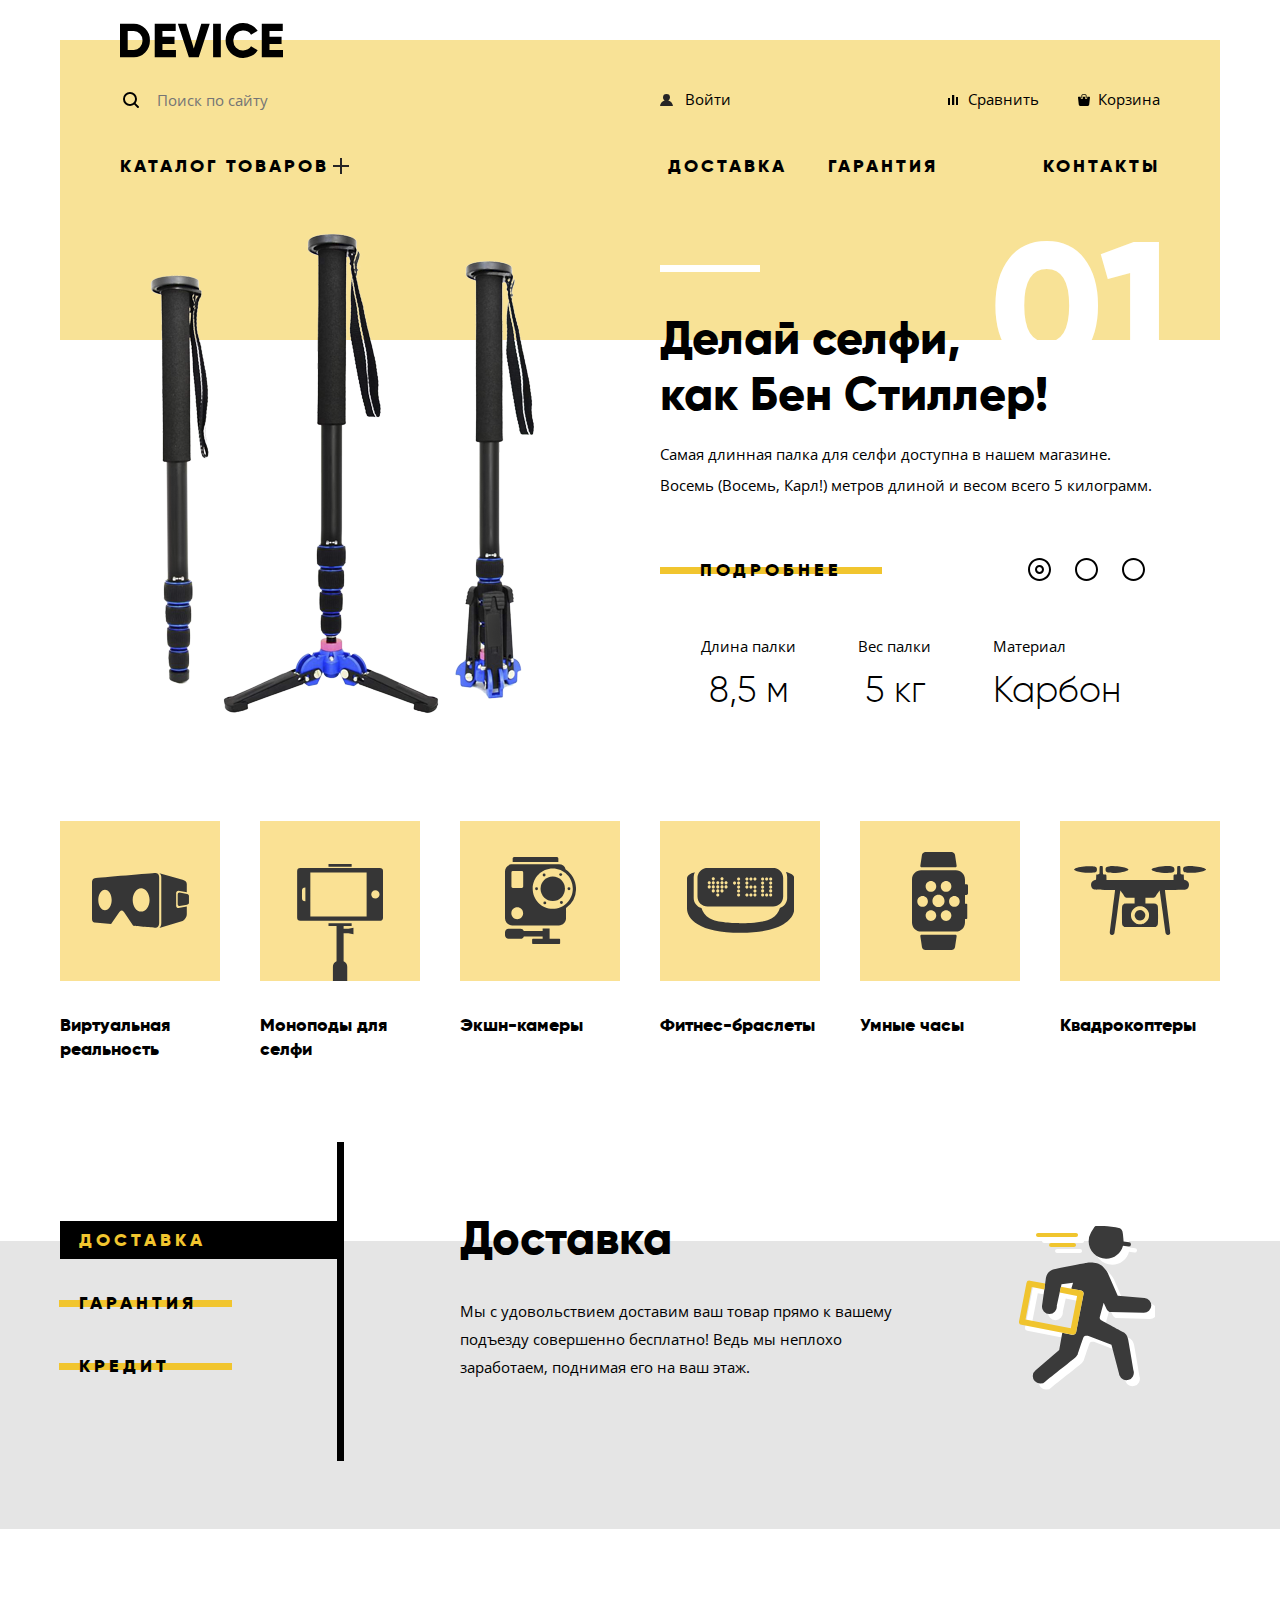
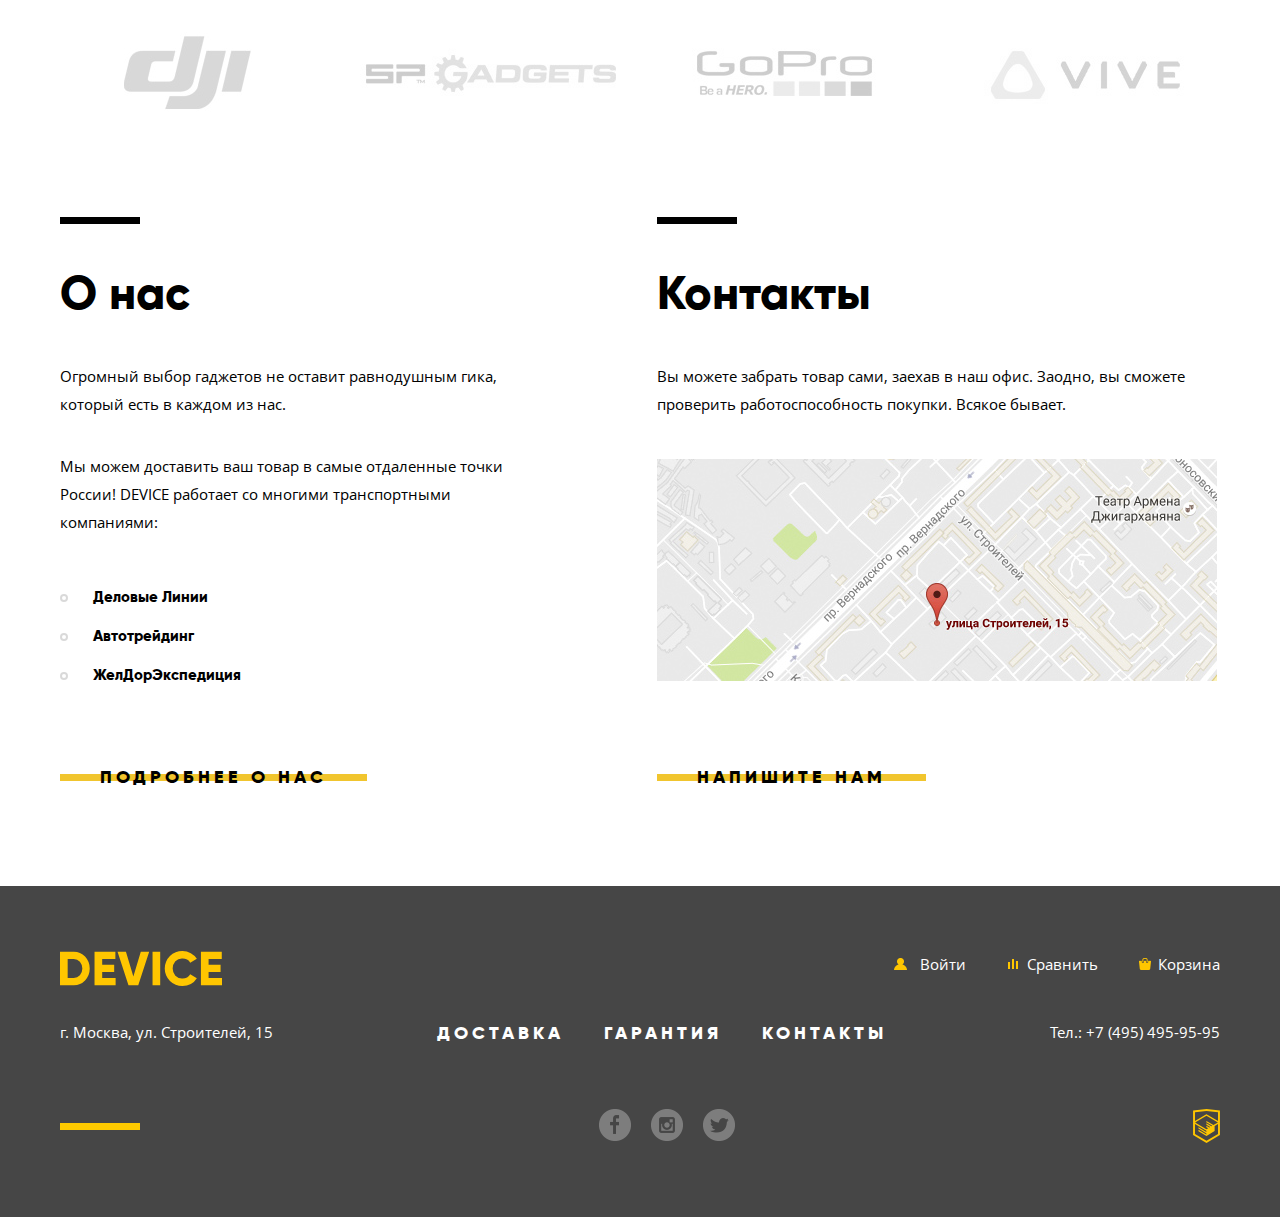
<file: index.html>
<!DOCTYPE html>
<html lang="ru">

<head>
  <meta charset="utf-8">
  <title>HTML Academy: Девайс</title>
  <link rel="stylesheet" href="css/normalize.css">
  <link rel="stylesheet" href="css/style.css">
</head>

<body>

  <header class="main-header">
    <!--Шапка сайта начало-->
    <nav class="main-navigation">
      <a class="main-header-logo">
        <img src="img/logo.svg" width="163" height="35" alt="Логотип девайс">
      </a>
      <div class="middle-nav-wrapper">

        <form class="search" action="https://echo.htmlacademy.ru" method="get">
          <label class="visually-hidden" for="search-on-site">Поиск</label>
          <input class="search-text" type="search" name="search" placeholder="Поиск по сайту" id="search-on-site">
          <button class="button-search" type="button" value="">Найти</button>
        </form>
        <div class="align">
          <a class="login-link login-icon-link" href="login.html">Войти</a>
          <a class="compare compare-icon" href="compare.html">Сравнить</a>
          <a class="cart cart-icon" href="cart.html">Корзина</a>
        </div>
      </div>
      <ul class="site-navigation">
        <li class="sub-menu"><a class="device-catalog device-catalog-bg" href="device-catalog.html">Каталог товаров</a>
          <ul class="inner-list">
            <li><a class="inner-list-items" href="#">Виртуальная реальность</a></li>
            <li><a class="inner-list-items" href="#">Моноподы для селфи</a></li>
            <li><a class="inner-list-items" href="#">Квадрокоптеры</a></li>
            <li><a class="inner-list-items" href="#">Фитнес-браслеты</a></li>
            <li><a class="inner-list-items" href="#">Умные часы</a></li>
            <li><a class="inner-list-items" href="#">Экшн-камеры</a></li>
          </ul>
        </li>
        <li><a class="device-catalog device-catalog-delivery" href="delivery.html">Доставка</a></li>
        <li><a class="device-catalog device-catalog-warranty" href="warranty.html">Гарантия</a></li>
        <li><a class="device-catalog device-catalog-contacts" href="contacts.html">Контакты</a></li>
      </ul>
    </nav>
  </header>
  <!--Шапка сайта конец-->

  <main class="container">
    <!--Основной контент начало-->
    <h1 class="visually-hidden">Интернет-магазин "Девайс"</h1>

    <section class="main-slider">
      <!--Секция слайдера начало-->
      <h2 class="visually-hidden">Слайдер товаров</h2>
      <div class="radio-slide-buttons">
        <a href="#" class="radio-active-button"></a>
        <a href="#" class="radio-button"></a>
        <a href="#" class="radio-button"></a>
      </div>
      <div class="slide slide-active">
        <img src="img/slider-1.png" width="384" height="486" alt="Стойка для селфи">
        <div class="slide-active-info">
          <h3>Делай селфи,<br> как Бен Стиллер!</h3>
          <p>Самая длинная палка для селфи доступна в нашем магазине.<br>
            Восемь (Восемь, Карл!) метров длиной и весом всего 5 килограмм.</p>
          <div class="switch-slide">
            <a class="button button-switch" href="#">Подробнее</a>
            <!--<input type="radio" name="radio" checked>-->
          </div>
          <table class="table">
            <caption class="visually-hidden">Таблица характеристик товара</caption>
            <tr>
              <td>Длина палки</td>
              <td>Вес палки</td>
              <td>Материал</td>
            </tr>
            <tr>
              <th>8,5 м</th>
              <th>5 кг</th>
              <th>Карбон</th>
            </tr>
          </table>
        </div>
      </div>
      <div class="slide">
        <img src="img/slider-2.png" width="345" height="485" alt="Фитнес-браслет">
        <div class="slide-active-info">
          <h3>Худеем<br> правильно!</h3>
          <p>Мотивирующие фитнес-браслеты помогут найти в себе силы
            не пропускать занятия и соблюдать диету.</p>
          <div class="switch-slide">
            <a class="button" href="#">Подробнее</a>
            <!--<input type="radio" name="radio">-->
          </div>
          <table class="table">
            <caption class="visually-hidden">Таблица характеристик товара</caption>
            <tr>
              <td>Без подзарядки</td>
            </tr>
            <tr>
              <th>48 часов</th>
            </tr>
          </table>
        </div>
      </div>
      <div class="slide">
        <img src="img/slider-3.png" width="526" height="334" alt="Квадракоптер">
        <div class="slide-active-info">
          <h3>Порхает как бабочка,<br> жалит как пчела!</h3>
          <p>Этот обычный, на первый взгляд, квадрокоптер оснащен<br>
            мощным лазером, замаскированным под стандартную камеру.</p>
          <div class="switch-slide">
            <a class="button" href="#">Подробнее</a>
            <!--<input type="radio" name="radio">-->
          </div>
          <table class="table">
            <caption class="visually-hidden">Таблица характеристик товара</caption>
            <tr>
              <td>Дальность полета</td>
              <td>Радиус поражения</td>
            </tr>
            <tr>
              <th>800 м</th>
              <th>50 м</th>
            </tr>
          </table>
        </div>
      </div>
    </section>
    <!--Секция слайдера конец-->

    <section class="product-category">
      <!--Категории товаров начало-->
      <h2 class="visually-hidden">Категории товара</h2>
      <div class="square">
        <a class="square-img square-1" href="#">
          <span class="p-active">Виртуальная реальность</span>
        </a>
      </div>
      <div class="square">
        <a class="square-img square-2" href="#">
          <span class="p-active">Моноподы для селфи</span>
        </a>
      </div>
      <div class="square">
        <a class="square-img square-3" href="#">
          <span class="p-active">Экшн-камеры</span>
        </a>
      </div>
      <div class="square">
        <a class="square-img square-4" href="#">
          <span class="p-active">Фитнес-браслеты</span>
        </a>
      </div>
      <div class="square">
        <a class="square-img square-5" href="#">
          <span class="p-active">Умные часы</span>
        </a>
      </div>
      <div class="square">
        <a class="square-img square-6" href="#">
          <span class="p-active">Квадрокоптеры</span>
        </a>
      </div>
    </section>
    <!--Категории товаров конец-->

    <section class="service">
      <!--Услуги начало-->
      <div class="service-wrapper">
        <div class="list list-active-left">
          <h2 class="visually-hidden">Услуги</h2>
          <a class="button active" href="#">Доставка</a>
          <a class="button button-service" href="#">Гарантия</a>
          <a class="button button-service" href="#">Кредит</a>
        </div>
        <div class="list list-right list-active-right-1">
          <h3 class="h3-delivery">Доставка</h3>
          <p class="paragraph-delivery">Мы с удовольствием доставим ваш товар прямо к вашему
            подъезду совершенно бесплатно! Ведь мы неплохо
            заработаем, поднимая его на ваш этаж.</p>
        </div>

        <div class="list">
          <h2 class="visually-hidden">Гарантия</h2>
          <div class="list list-right list-active-right-2">
            <h3 class="h3-delivery">Гарантия</h3>
            <p class="paragraph-delivery">Если из-за возгорания купленного у нас товара у вас сгорит
              дом — не переживайте, мы выдадим вам новый.
              Товар, не дом, конечно же.</p>
          </div>
        </div>
        <div class="list">
          <h2 class="visually-hidden">Кредит</h2>
          <div class="list list-right list-active-right-3">
            <h3 class="h3-delivery">Кредит</h3>
            <p class="paragraph-delivery">Залезть в долговую яму стало проще! Кредитные
              консультанты подберут для вас наиболее выгодные
              условия кредита. Выгодные для нашего банка, разумеется.</p>
          </div>
        </div>
      </div>
    </section>
    <!--Услуги конец-->

    <section class="company-brand">
      <!--Бренды начало-->
      <h2 class="visually-hidden">Бренды компаний</h2>
      <a class="brand" href="#">
        <img class="brand-active" src="img/logotype-brend-1.jpg" width="260" height="100" alt="Логотип бренда">
        <img class="brand-color" src="img/logotype-brend-color-1.jpg" width="260" height="100" alt="Логотип бренда">
      </a>
      <a class="brand" href="#">
        <img class="brand-active" src="img/logotype-brend-2.jpg" width="260" height="100" alt="Логотип бренда">
        <img class="brand-color" src="img/logotype-brend-color-2.jpg" width="260" height="100" alt="Логотип бренда">
      </a>
      <a class="brand" href="#">
        <img class="brand-active" src="img/logotype-brend-3.jpg" width="260" height="100" alt="Логотип бренда">
        <img class="brand-color" src="img/logotype-brend-color-3.jpg" width="260" height="100" alt="Логотип бренда">
      </a>
      <a class="brand" href="#">
        <img class="brand-active" src="img/logotype-brend-4.jpg" width="260" height="100" alt="Логотип бренда">
        <img class="brand-color" src="img/logotype-brend-color-4.jpg" width="260" height="100" alt="Логотип бренда">
      </a>
    </section>
    <!--Бренды конец-->

    <section class="info">
      <!--Информация начало-->
      <div class="info-about-us">
        <h3 class="about-us-h3">О нас</h3>
        <p class="p-margin">Огромный выбор гаджетов не оставит равнодушным гика, который есть в каждом из нас.</p>
        <p>Мы можем доставить ваш товар в самые отдаленные точки России! DEVICE работает со многими транспортными компаниями:</p>
        <ul class="transport-company">
          <li>Деловые Линии</li>
          <li>Автотрейдинг</li>
          <li>ЖелДорЭкспедиция</li>
        </ul>
        <a class="button button-about-us" href="#">Подробнее о нас</a>
      </div>
      <div class="info-contacts">
        <h3 class="info-contacts-h3">Контакты</h3>
        <p>Вы можете забрать товар сами, заехав в наш офис. Заодно, вы сможете проверить работоспособность покупки. Всякое бывает.</p>
        <a href="#"><img src="img/map.jpg" width="560" height="222" alt="карта проезда"></a>
        <a class="button" href="#">Напишите нам</a>
      </div>
    </section>
    <!--Информация конец-->
  </main>
  <!--Основной контент конец-->

  <footer class="main-footer">
    <!--Подвал сайта начало-->
    <div class="footer-wrapper">
      <div class="top-footer">
        <img class="main-logo-footer" src="img/logo-yellow.svg" width="162" height="35" alt="Логотип девайс">
        <div class="top-footer-right-menu">
          <a class="login-icon-link-footer login-link-footer" href="login.html">Войти</a>
          <a class="compare-footer compare-icon" href="compare.html">Сравнить</a>
          <a class="cart-footer cart-icon" href="cart.html">Корзина</a>
        </div>
      </div>

      <div class="middle-footer">
        <p class="address">г. Москва, ул. Строителей, 15</p>
        <ul class="list-inline-footer">
          <li><a class="site-navigation-footer-items" href="delivery.html">Доставка</a></li>
          <li><a class="site-navigation-footer-items" href="warranty.html">Гарантия</a></li>
          <li><a class="site-navigation-footer-items" href="contacts.html">Контакты</a></li>
        </ul>
        <p class="phone">Тел.: +7 (495) 495-95-95</p>
      </div>

      <div class="bottom-footer">
        <ul class="social">
          <li><a class="social-button facebook" href="https://www.facebook.com"></a></li>
          <li><a class="social-button instagram" href="https://www.instagram.com"></a></li>
          <li><a class="social-button twitter" href="https://twitter.com"></a></li>
        </ul>
        <div>
          <a class="htmlacademy" href="https://htmlacademy.ru/intensive/htmlcss" target="_blank"><img src="img/logo-html.svg" width="27" height="34" alt="Логотип htmlacademy"></a>
        </div>
      </div>
    </div>
  </footer>
  <!--Подвал сайта конец-->

  <section class="modal modal-window">
    <!--Модалка отправки начало-->
    <h2 class="visually-hidden">Форма отправки</h2>
    <form class="appointment-form" action="https://echo.htmlacademy.ru" method="post">
      <label for="appointment-user-name">Ваше имя:</label>
      <input type="text" name="name" id="appointment-user-name" value="" placeholder="Имя Фамилия">
      <label for="appointment-user-email">Ваш e-mail:</label>
      <input type="email" name="email" id="appointment-user-email" value="" placeholder="email@example.com">
      <label for="appointment-user-text">Текст письма:</label>
      <textarea class="description" rows="5" cols="50" placeholder="В свободной форме" id="appointment-user-text"></textarea>
      <button type="button" class="modal-close">Закрыть</button>
      <button class="button" type="submit">Отправить</button>
    </form>
  </section>
  <!--Модалка отправки конец-->

  <section class="modal modal-map">
    <!--Модалка карты начало-->
    <h2 class="visually-hidden">Как до нас добраться</h2>
    <a href="https://yandex.ru/maps"><img src="img/map-big.jpg" width="994" height="593" alt="карта проезда"></a>
    <button type="button" class="modal-close">Закрыть</button>
  </section>
  <!--Модалка карты конец-->
  <div class="overlay"></div>
</body>

</html>
</file>
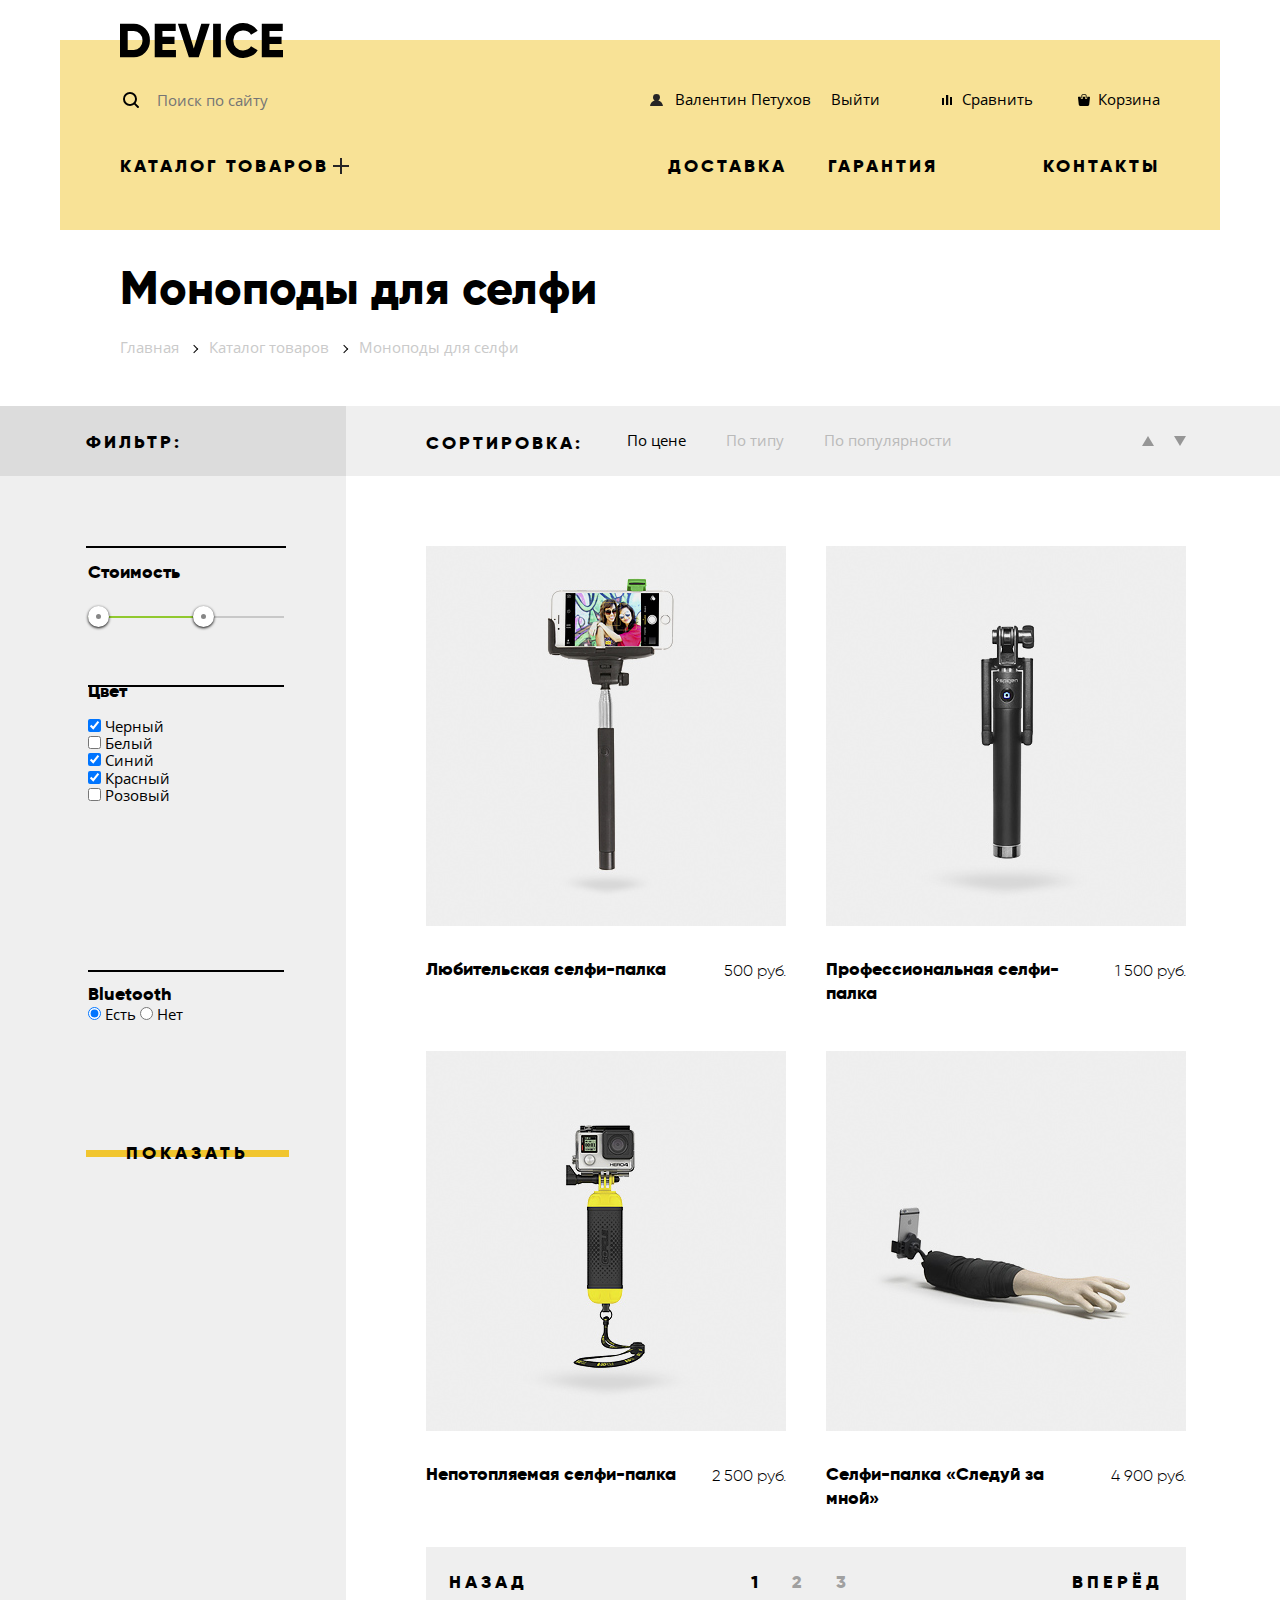
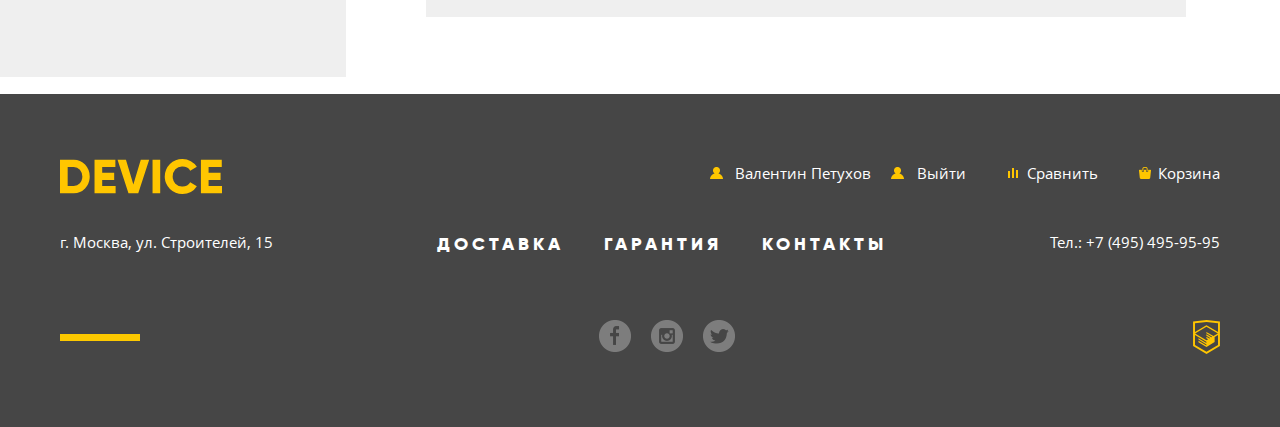
<file: device-catalog.html>
<!DOCTYPE html>
<html lang="ru">

<head>
  <meta charset="utf-8">
  <link rel="stylesheet" href="css/normalize.css">
  <link rel="stylesheet" href="css/style.css">
  <title>HTML Academy: Девайс</title>
</head>

<body>

  <header class="main-header">
    <!--Шапка сайта начало-->
    <nav class="main-navigation main-navigation-catalog">
      <a href="index.html" class="main-header-logo">
        <img src="img/logo.svg" width="163" height="35" alt="Логотип девайс">
      </a>
      <div class="middle-nav-wrapper">
        <form class="search" action="https://echo.htmlacademy.ru" method="get">
          <label class="visually-hidden" for="search-on-site">Поиск</label>
          <input class="search-text" type="search" name="search" placeholder="Поиск по сайту" id="search-on-site">
          <button class="button-search" type="button" value="">Найти</button>
        </form>
        <div class="align">
          <a class="profile-header profile-header-icon" href="user-profile.html" title="Валентин Петухов">Валентин Петухов</a>
          <a class="login-link-2 login-link-off" href="#">Выйти</a>
          <a class="compare-2 compare-icon" href="compare.html">Сравнить</a>
          <a class="cart-2 cart-icon" href="cart.html">Корзина</a>
        </div>
      </div>
      <ul class="site-navigation">
        <li class="sub-menu"><a class="device-catalog device-catalog-bg" href="device-catalog.html">Каталог товаров</a>
          <ul class="inner-list">
            <li><a class="inner-list-items" href="#">Виртуальная реальность</a></li>
            <li><a class="inner-list-items" href="#">Моноподы для селфи</a></li>
            <li><a class="inner-list-items" href="#">Экшн-камеры</a></li>
            <li><a class="inner-list-items" href="#">Фитнес-браслеты</a></li>
            <li><a class="inner-list-items" href="#">Умные часы</a></li>
            <li><a class="inner-list-items" href="#">Квадрокоптеры</a></li>
          </ul>
        </li>
        <li><a class="device-catalog device-catalog-delivery" href="delivery.html">Доставка</a></li>
        <li><a class="device-catalog device-catalog-warranty" href="warranty.html">Гарантия</a></li>
        <li><a class="device-catalog device-catalog-contacts" href="contacts.html">Контакты</a></li>
      </ul>
    </nav>
  </header>
  <!--Шапка сайта конец-->

  <main class="container">
    <!--Основной контент начало-->
    <div class="monopods-h1-wrapper">
      <h1 class="monopods-h1">Моноподы для селфи</h1>
      <ul class="breadcrumbs">
        <li><a href="index.html">Главная</a></li>
        <li><a href="catalog.html">Каталог товаров</a></li>
        <li>Моноподы для селфи</li>
      </ul>
    </div>

    <section class="main-catalog">
      <!--Секция каталога начало-->
      <div class="wrapper-filter">
        <!--Обертка фильтра начало-->
        <div class="wrapper-filter-h2">
          <h2 class="filter-h2">Фильтр:</h2>
        </div>
        <div class="filter">
          <!--Фильтр начало-->
          <form class="filter-items" action="https://echo.htmlacademy.ru" method="post">
            <fieldset class="fieldset-1">
              <legend class="legend">
                Стоимость
              </legend>
              <div class="range">
                <span class="range-left"></span>
                <span class="range-right"></span>
              </div>
            </fieldset>
            <fieldset class="fieldset-2">
              <legend class="legend">
                Цвет
              </legend>
              <ul class="filter-color">
                <li>
                  <input class="filter-input filter-input-checkbox-on" type="checkbox" name="black" value="" id="black" checked>
                  <label for="black">Черный</label>
                </li>
                <li>
                  <input class="filter-input filter-input-checkbox-off" type="checkbox" name="white" value="" id="white">
                  <label for="white">Белый</label>
                </li>
                <li>
                  <input class="filter-input filter-input-checkbox-on" type="checkbox" name="blue" value="" id="blue" checked>
                  <label for="blue">Синий</label>
                </li>
                <li>
                  <input class="filter-input filter-input-checkbox-on" type="checkbox" name="red" value="" id="red" checked>
                  <label for="red">Красный</label>
                </li>
                <li>
                  <input class="filter-input filter-input-checkbox-off" type="checkbox" name="pink" value="" id="pink">
                  <label for="pink">Розовый</label>
                </li>
              </ul>
            </fieldset>
            <fieldset class="fieldset-3">
              <legend class="legend">
                Bluetooth
              </legend>
              <input type="radio" name="radio" value="yas" id="yas" checked>
              <label for="yas">Есть</label>
              <input type="radio" name="radio" value="no" id="no">
              <label for="no">Нет</label>
            </fieldset>
            <button class="button" type="submit">Показать</button>
          </form>
        </div>
        <!--Фильтр конец-->
      </div>
      <!--Обертка фильтра конец-->
      <div class="wrapper-sorting">
        <!--Обертка сортировки начало-->
        <div class="sorting">
          <!--Сортировка начало-->
          <div class="wrapper-bg-sorting">
            <div class="wrapper-sorting-elements">
              <h2 class="sorting-h2">Сортировка:</h2>
              <ul class="sorting-menu">
                <li class="sorting-menu-current"><a>По цене</a></li>
                <li><a href="#"><span class="sorting-menu-color">По типу</span></a></li>
                <li><a href="#"><span class="sorting-menu-color">По популярности</span></a></li>
              </ul>
              <ul class="expand">
                <li><a class="close-expand" href="#"></a></li>
                <li><a class="open-expand" href="#"></a></li>
              </ul>
            </div>
          </div>

          <div class="catalog-list-wrapper">
            <ul class="catalog-list">
              <div class="wrapper-item wrapper-item-1">
                <li class="catalog-item">
                  <img src="img/item-1.jpg" width="360" height="380" alt="Товар номер 1">
                  <div class="buttons-item">
                    <a href="#" class="button">В корзину</a>
                    <a href="#" class="add-on-compare"><span>Добавить к сравнению</span></a>
                  </div>
                </li>
                <div class="wrapper-description">
                  <h3 class="catalog-item-h3">
                    <a href="#">Любительская селфи-палка</a>
                  </h3>
                  <span class="price">500 руб.</span>
                </div>
              </div>

              <div class="wrapper-item wrapper-item-2">
                <li class="catalog-item">
                  <img src="img/item-2.jpg" width="360" height="380" alt="Товар номер 2">
                  <div class="buttons-item">
                    <a href="#" class="button">В корзину</a>
                    <a href="#" class="add-on-compare"><span>Добавить к сравнению</span></a>
                  </div>
                </li>
                <div class="wrapper-description">
                  <h3 class="catalog-item-h3">
                    <a href="#">Профессиональная селфи-палка </a>
                  </h3>
                  <span class="price">1 500 руб.</span>
                </div>
              </div>

              <div class="wrapper-item">
                <li class="catalog-item">
                  <img src="img/item-3.jpg" width="360" height="380" alt="Товар номер 3">
                  <div class="buttons-item">
                    <a href="#" class="button">В корзину</a>
                    <a href="#" class="add-on-compare"><span>Добавить к сравнению</span></a>
                  </div>
                </li>
                <div class="wrapper-description">
                  <h3 class="catalog-item-h3">
                    <a href="#">Непотопляемая селфи-палка </a>
                  </h3>
                  <span class="price">2 500 руб.</span>
                </div>
              </div>

              <div class="wrapper-item">
                <li class="catalog-item">
                  <img src="img/item-4.jpg" width="360" height="380" alt="Товар номер 4">
                  <div class="buttons-item">
                    <a href="#" class="button">В корзину</a>
                    <a href="#" class="add-on-compare"><span>Добавить к сравнению</span></a>
                  </div>
                </li>
                <div class="wrapper-description">
                  <h3 class="catalog-item-h3">
                    <a href="#">Селфи-палка «Следуй за мной»</a>
                  </h3>
                  <span class="price">4 900 руб.</span>
                </div>
              </div>
            </ul>
          </div>

          <div class="control-page-wrapper">
            <a href="#" class="control-page control-page-back">Назад</a>
            <ul class="control-page number-list">
              <li class="number-list-current">1</li>
              <li><a class="number-list-a" href="two-page.html">2</a></li>
              <li><a class="number-list-a" href="three-page.html">3</a></li>
            </ul>
            <a href="#" class="control-page control-page-front">Вперёд</a>
          </div>
        </div>
        <!--Сортировка конец-->
      </div>
      <!--Обертка сортировки конец-->
    </section>
    <!--Секция каталога конец-->

  </main>
  <!--Основной контент конец-->

  <footer class="main-footer">
    <!--Подвал сайта начало-->
    <div class="footer-wrapper">
      <div class="top-footer">
        <a href="index.html"><img class="main-logo-footer" src="img/logo-yellow.svg" width="162" height="35" alt="Логотип девайс"></a>
        <div class="top-footer-right-menu">
          <a class="profile-footer login-icon-link" href="user-profile.html" title="Валентин Петухов">Валентин Петухов</a>
          <a class="login-icon-link-footer login-link-footer" href="#">Выйти</a>
          <a class="compare-footer compare-icon" href="compare.html">Сравнить</a>
          <a class="cart-footer cart-icon" href="cart.html">Корзина</a>
        </div>
      </div>
      <div class="middle-footer">
        <p class="address">г. Москва, ул. Строителей, 15</p>
        <ul class="list-inline-footer">
          <li><a class="site-navigation-footer-items" href="#">Доставка</a></li>
          <li><a class="site-navigation-footer-items" href="#">Гарантия</a></li>
          <li><a class="site-navigation-footer-items" href="#">Контакты</a></li>
        </ul>
        <p class="phone">Тел.: +7 (495) 495-95-95</p>
      </div>
      <div class="bottom-footer">
        <ul class="social">
          <li><a class="social-button facebook" href="https://www.facebook.com"></a></li>
          <li><a class="social-button instagram" href="https://www.instagram.com"></a></li>
          <li><a class="social-button twitter" href="https://twitter.com"></a></li>
        </ul>
        <div>
          <a class="htmlacademy" href="https://htmlacademy.ru/intensive/htmlcss" target="_blank"><img src="img/logo-html.svg" width="27" height="34" alt="Логотип htmlacademy"></a>
        </div>
      </div>
    </div>
  </footer>
  <!--Подвал сайта конец-->
</file>
<file: css/style.css>
body {
  font-family: "Open Sans", "Arial", sans-serif;
  color: rgb(0, 0, 0);
  font-size: 15px;
}

/*------ гобальные начало ------*/
* {
  outline: 1px solid blue 0.5;
}

a {
  text-decoration: none;
  color: rgb(0, 0, 0);
}

ul {
  list-style: none;
}

.visually-hidden:not(:focus):not(:active),
input[type="checkbox"].visually-hidden,
input[type="radio"].visually-hidden {
  position: absolute;
  width: 1px;
  height: 1px;
  margin: -1px;
  border: 0;
  padding: 0;
  white-space: nowrap;
  clip-path: inset(100%);
  clip: rect(0 0 0 0);
  overflow: hidden;
}

.profile-header {
  padding-left: 25px;
  margin-left: 10px;
  margin-right: 20px;
}

.button {
  display: inline-block;
  vertical-align: middle;
  z-index: 1;
  position: relative;
  font-family: "Gilroy", "Arial", sans-serif;
  font-size: 18px;
  line-height: 24px;
  font-weight: 700;
  letter-spacing: 4px;
  text-transform: uppercase;
  background-color: rgb(241, 197, 46);
  border: none;
  padding: 7px 40px;
  background-color: transparent;
}

.button::before {
  content: "";
  display: block;
  width: 100%;
  height: 7px;
  background-color: rgb(241, 197, 46);
  position: absolute;
  margin-top: 9px;
  margin-left: -40px;
  z-index: -1;
  transition: .5s;
}

.button:hover::before {
  height: 100%;
  margin-top: -7px;
}

.button.active {
  background-color: black;
  color: rgb(241, 197, 46);
}

.button.active::before {
  display: none;
}

/*------ гобальные конец ------*/
/*-----------Шрифты начало----------*/
@font-face {
  font-family: 'Gilroy';
  src: url('../fonts/gilroyextrabold.woff2') format('woff2'),
    url('../fonts/gilroyextrabold.woff') format('woff');
  font-weight: 700;
  font-style: normal;
}

@font-face {
  font-family: 'Gilroy';
  src: url('../fonts/gilroylight.woff2') format('woff2'),
    url('../fonts/gilroylight.woff') format('woff');
  font-weight: 300;
  font-style: normal;
}

@font-face {
  font-family: 'Open Sans';
  src: url('../fonts/opensans-light.woff2') format('woff2'),
    url('../fonts/opensans-light.woff') format('woff');
  font-weight: 300;
  font-style: normal;
}

@font-face {
  font-family: 'Open Sans';
  src: url('../fonts/opensans-regular.woff2') format('woff2'),
    url('../fonts/opensans-regular.woff') format('woff');
  font-weight: 500;
  font-style: normal;
}

/*-----------Шрифты конец----------*/
/*------ Шапка сайта начало ------*/
.main-navigation {
  position: relative;
  background-color: rgb(248, 226, 150);
  display: flex;
  flex-direction: column;
  flex-wrap: wrap;
  justify-content: center;
  width: 1040px;
  margin: 40px auto 0 auto;
  padding: 44px 60px 150px 60px;
}

.main-header-logo {
  display: block;
  margin-top: -61px;
  width: 170px;
}

.main-header-logo:hover {
  opacity: 0.7;
}

.main-header-logo:active {
  opacity: 0.3;
}

.container {
  position: relative;
}

.middle-nav-wrapper {
  display: flex;
  justify-content: space-between;
  align-items: center;
  margin-top: 14px;
  margin-bottom: 17px;
}

.search {
  display: flex;
  width: 500px;
  font-size: 15px;
  font-weight: lighter;
}

.search-text {
  outline: none;
  background: none;
  border: none;
  background-image: url(../img/search.svg);
  background-repeat: no-repeat;
  background-position: 3px;
  padding: 17px 10px 15px 37px;
  width: 300px;
}

.search-text:focus+.button-search {
  display: inline-block;
}

.search-text:focus {
  border-bottom: 2px solid black;
  padding-bottom: 13px;
}

.button-search {
  display: none;
  padding: 10px 18px;
  background: none;
  border-color: black;
  cursor: pointer;
}

.button-search:hover {
  background-color: rgb(0, 0, 0);
  color: white;
}

.button-search:focus {
  background-color: rgb(0, 0, 0);
  color: grey;
}

.align {
  display: flex;
  width: 50%;
}

.login-link {
  padding-left: 25px;
  margin-left: 20px;
}

.compare {
  padding-left: 20px;
  margin-right: auto;
  margin-left: 277px;
}

.cart {
  padding-left: 20px;
}

.login-icon-link,
.profile-header-icon {
  background-image: url(../img/user.svg);
  background-repeat: no-repeat;
  background-position: left center;
  margin-right: -60px;
  padding-left: 25px;
}

.profile-footer.login-icon-link {
  background-image: url(../img/user-yellow.png);
}

.compare-icon {
  background-image: url(../img/compare.svg);
  background-repeat: no-repeat;
  background-position: left center;
}

.cart-icon {
  background: url(../img/cart.svg);
  background-repeat: no-repeat;
  background-position: left center;
}

.site-navigation {
  display: flex;
  justify-content: space-between;
  font-family: "Gilroy", "Arial", sans-serif;
  font-size: 18px;
  line-height: 12px;
  font-weight: bolder;
  color: rgb(0, 0, 0);
  text-transform: uppercase;
  letter-spacing: 3px;
  padding: 0;
}

.sub-menu {
  width: 493px;
  position: relative;
}

.sub-menu:hover .inner-list {
  display: flex;
  flex-wrap: wrap;
  position: absolute;
}

.inner-list {
  background-color: rgb(248, 226, 150);
  width: 1100px;
  padding-bottom: 40px;
  padding-left: 60px;
  padding-top: 20px;
  margin-left: -60px;
  z-index: 1;
}

.inner-list li {
  width: 26%;
  margin-right: -10px;
}

.inner-list li:last-child {
  width: 100%;
}

.device-catalog:hover {
  color: rgba(0, 0, 0, 0.6);
}

.device-catalog:active {
  color: rgba(0, 0, 0, 0.3);
}

.site-navigation .inner-list {
  display: none;
  font-size: 15px;
  line-height: 36px;
  font-weight: lighter;
  text-transform: none;
  letter-spacing: normal;
}

.device-catalog-bg {
  padding: 0 20px 0 0;
  background-image: url(../img/plus.svg);
  background-repeat: no-repeat;
  background-position: right;
}

.device-catalog-delivery {
  margin-left: 15px;
}

.device-catalog-warranty {
  margin-right: 65px;
}

.inner-list .inner-list-items:hover {
  color: rgba(0, 0, 0, 0.6);
}

.inner-list .inner-list-items:active {
  color: rgba(0, 0, 0, 0.3);
}

.login-link-2 {
  margin-right: 62px;
}

.profile-header {
  padding-left: 25px;
  margin-left: 10px;
  margin-right: 20px;
}

.compare-2 {
  padding-left: 20px;
  margin-right: auto;
}

.cart-2 {
  padding-left: 20px;
}

.profile-header {
  color: rgb(0, 0, 0)
}

.login-icon-link:hover,
.profile-header-icon:hover,
.login-link-off:hover,
.compare:hover,
.compare-2:hover,
.cart:hover,
.cart-2:hover,
.device-catalog-bg:hover {
  opacity: 0.6;
}

.login-icon-link:active,
.profile-header-icon:active,
.login-link-off:active,
.compare:active,
.compare-2:active,
.cart:active,
.cart-2:active {
  opacity: 0.3;
}

.main-navigation-catalog {
  background-color: rgb(248, 226, 150);
  display: flex;
  flex-direction: column;
  flex-wrap: wrap;
  justify-content: center;
  width: 1040px;
  margin: 40px auto 0 auto;
  padding: 44px 60px 40px 60px;
}

.main-navigation::after {
  position: absolute;
  content: "";
  display: block;
  width: 100px;
  height: 7px;
  background-color: white;
  top: 225px;
  right: 460px;
}

/*------ Шапка сайта конец ------*/
/*------ Секция слайдера начало ------*/
.main-slider {
  position: relative;
  display: flex;
  flex-direction: column;
  justify-content: flex-start;
  width: 1160px;
  margin: 0 auto 0 auto;
}

.slide {
  position: relative;
  display: flex;
  justify-content: space-between;
  width: 1160px;
  margin: 0 auto 0 auto;
  display: none;
}

.slide-active::before {
  content: "01";
  display: inline-block;
  position: absolute;
  margin-right: 40px;
  margin-top: -130px;
  font-size: 180px;
  font-family: "Gilroy", "Arial", sans-serif;
  font-weight: 900;
  color: white;
}

.slide img {
  margin-left: 90px;
  margin-top: -110px;
}

.slide-active {
  display: flex;
}

.slide-active-info {
  width: 50%;
}

.slide::before {
  content: "01";
  display: inline-block;
  position: absolute;
  right: 8px;
  top: -6px;
}

.slide-active-info h3 {
  padding-left: 20px;
  margin-top: -30px;
}

.slide-active-info p {
  line-height: 31px;
  padding-left: 20px;
  margin-top: -30px;
}

.switch-slide {
  display: flex;
  justify-content: space-between;
  align-items: center;
  margin-top: 50px;
}

.switch-slide .button-switch {
  margin-left: 20px;
}

.radio-slide-buttons {
  display: inline-block;
  position: absolute;
  bottom: 143px;
  right: 75px;
  z-index: 10;
}

.radio-active-button {
  display: inline-block;
  vertical-align: middle;
  background-image: url(../img/slider-button.svg);
  width: 23px;
  height: 23px;
  margin-right: 20px;
}

.radio-button {
  display: inline-block;
  vertical-align: middle;
  background-image: url(../img/slider-button-empty.svg);
  width: 23px;
  height: 23px;
  margin-right: 20px;
}

.radio-button:last-child {
  margin-right: 0;
}

.table {
  margin-top: 30px;
  border-spacing: 60px 9px;
}

.table:first-child {
  border-spacing: 0 0;
}

h3 {
  font-family: "Gilroy", "Arial", sans-serif;
  font-size: 47px;
  line-height: 56px;
  font-weight: bolder;
  color: rgb(0, 0, 0);
}

.table th {
  font-family: "Gilroy", "Arial", sans-serif;
  font-size: 36px;
  line-height: 48px;
  font-weight: normal;
}

/*------ Секция слайдера конец ------*/
/*------ Категории товаров начало ------*/
.product-category {
  display: flex;
  justify-content: space-between;
  margin-top: 97px;
  margin-right: auto;
  margin-left: auto;
  width: 1160px;
}

.square {
  display: flex;
  flex-direction: column;
  width: 160px;
}

.square::before {
  content: "";
  display: block;
  background: rgb(250, 225, 148);
  width: 160px;
  height: 160px;
}

.square:hover::before {
  background: rgb(241, 197, 46);
}

.square-img::before {
  content: "";
  display: block;
  width: 160px;
  height: 160px;
  margin-top: -160px;
  margin-bottom: 32px;
  background-repeat: no-repeat;
  background-position: center center;
}

.square-1::before {
  background-image: url(../img/popular-1.svg);
}

.square-2::before {
  background-image: url(../img/popular-2.svg);
  background-position: bottom center;
}

.square-3::before {
  background-image: url(../img/popular-3.svg);
}

.square-4::before {
  background-image: url(../img/popular-4.svg);
}

.square-5::before {
  background-image: url(../img/popular-5.svg);
}

.square-6::before {
  background-image: url(../img/popular-6.svg);
}

.square-img:active::before {
  opacity: 0.3;
}

.square-img:active .p-active {
  opacity: 0.3;
}

.product-category,
.catalog-item-h3 {
  font-family: "Gilroy", "Arial", sans-serif;
  font-size: 18px;
  line-height: 24px;
  font-weight: 700;
}

/*------ Категории товаров конец ------*/
/*------ Услуги начало ------*/
.service {
  background-color: rgb(229, 229, 229);
  height: 288px;
  margin-top: 180px;
}

.service-wrapper {
  display: flex;
  width: 1160px;
  margin: 0 auto 0 auto;
}

.list {
  display: none;
}

.list-right {
  display: flex;
  flex-direction: column;
  width: 100%;
  padding: 0 0 100px 0;
}

.list-active-left {
  display: flex;
  flex-direction: column;
  width: 300px;
  position: relative;
}

.list .active {
  background-color: black;
  margin-right: -55px;
}

.button-service::before {
  padding: 0 30px;
  content: "";
  display: inline-block;
  width: 50%;
  height: 7px;
  margin-left: -20px;
}

.list-active-left::after {
  content: "";
  display: block;
  width: 7px;
  height: 319px;
  background-color: black;
  position: absolute;
  left: 277px;
  bottom: 35px;
}

.list-active-left .button {
  margin-bottom: 45px;
  margin-top: -20px;
  padding-left: 19px;
}

.list-active-right-1 {
  display: flex;
  background-image: url(../img/delivery.svg);
  background-repeat: no-repeat;
  background-position: right top;
  margin-right: 65px;
  margin-top: -15px;
}

.list-active-right-2 {
  display: flex;
  background-image: url(../img/warranty.svg);
  background-repeat: no-repeat;
  background-position: right;
}

.list-active-right-3 {
  display: flex;
  justify-content: flex-start;
  background-image: url(../img/credit.svg);
  background-repeat: no-repeat;
  background-position: right;
}

.h3-delivery {
  padding-left: 175px;
  margin-top: -16px;
}

.paragraph-delivery {
  width: 450px;
  padding-left: 175px;
  line-height: 28px;
  margin-top: -16px;
}

/*------ Услуги конец ------*/
/*------ Бренды начало ------*/
.company-brand {
  display: flex;
  flex-wrap: wrap;
  justify-content: space-between;
  margin-top: 95px;
  margin-right: auto;
  margin-bottom: 43px;
  margin-left: auto;
  width: 1160px;
}

.brand-color {
  display: none;
}

.brand:hover .brand-color {
  display: flex;
}

.brand:hover .brand-active {
  display: none;
}

/*------ Бренды конец ------*/
/*------ Информация начало ------*/
.info {
  display: flex;
  flex-wrap: wrap;
  justify-content: space-between;
  width: 1160px;
  margin: 0 auto 90px auto;
}

.info-about-us {
  width: 40%;
}

.about-us-h3 {
  margin-bottom: 41px;
}

.about-us-h3::before {
  content: "";
  display: block;
  width: 80px;
  height: 7px;
  margin-bottom: 41px;
  background-color: black;
}

.info-contacts-h3 {
  margin-bottom: 41px;
}

.info-contacts-h3::before {
  content: "";
  display: block;
  width: 80px;
  height: 7px;
  margin-bottom: 41px;
  background-color: black;
}

.info-about-us .p-margin {
  line-height: 28px;
  margin-bottom: 30px;
}

.info-about-us p {
  line-height: 28px;
  margin-bottom: 42px;
  margin-top: 34px;
}

.transport-company {
  padding-left: 0;
}

.transport-company li {
  font-family: "Gilroy", "Arial", sans-serif;
  font-size: 15px;
  line-height: 39px;
  font-weight: 700;
}

.transport-company li::before {
  content: "";
  display: inline-block;
  width: 4px;
  height: 4px;
  border: 2px solid grey;
  border-radius: 50%;
  margin-right: 25px;
  opacity: 0.3;
}

.transport-company li:last-child {
  margin-bottom: 63px;
}

.info-contacts {
  width: 563px;
}

.info-contacts p {
  line-height: 28px;
  margin-bottom: 41px;
}

.info-contacts img {
  margin-bottom: 74px;
}

/*------ Информация конец ------*/
/*------ Подвал сайта начало ------*/
.footer-wrapper {
  width: 1160px;
  margin: 0 auto 0 auto;
}

.main-footer {
  display: flex;
  flex-direction: column;
  background-color: rgb(70, 70, 70);
  color: rgb(255, 255, 255);
  margin-top: 17px;
}

.top-footer {
  display: flex;
  justify-content: space-between;
  align-items: center;
  margin-top: 65px;
  margin-bottom: 15px;
}

.main-logo-footer:hover {
  opacity: 0.7;
}

.main-logo-footer:active {
  opacity: 0.3;
}

.top-footer-right-menu {
  display: flex;
  justify-content: flex-end;
  width: 50%;
  margin-top: -9px;
}

.middle-footer {
  display: flex;
  justify-content: space-between;
  align-items: center;
  margin-bottom: 46px;
  margin-top: 0;
}

.bottom-footer {
  display: flex;
  justify-content: space-between;
  align-items: start;
  margin-bottom: 70px;
}

.bottom-footer::before {
  content: "";
  width: 80px;
  height: 7px;
  margin-top: 14px;
  background-color: rgb(253, 201, 0);
}

.list-inline-footer {
  display: flex;
  width: 450px;
  justify-content: space-between;
  align-items: center;
  font-family: "Gilroy", "Arial", sans-serif;
  font-size: 18px;
  line-height: 24px;
  font-weight: 700;
  text-transform: uppercase;
  letter-spacing: 4px;
  padding: 0;
  margin-top: 20px;
}

.social {
  display: flex;
  justify-content: space-between;
  padding: 0 10px 0 10px;
  margin: 0;
}

.facebook {
  background-image: url(../img/fb.png);
  background-repeat: no-repeat;
  background-position: center center;
  display: block;
  width: 32px;
  height: 32px;
  margin-right: 20px;
}

.instagram {
  background-image: url(../img/insta.png);
  background-repeat: no-repeat;
  background-position: center center;
  display: block;
  width: 32px;
  height: 32px;
  margin-right: 20px;
}

.twitter {
  background-image: url(../img/twit.png);
  background-repeat: no-repeat;
  background-position: center center;
  display: block;
  width: 32px;
  height: 32px;
}

.login-icon-link-footer {
  background-image: url(../img/user-yellow.png);
  background-repeat: no-repeat;
  background-position: left center;
  color: rgb(255, 255, 255);
  padding-left: 26px;
}

.compare-footer {
  background-image: url(../img/compare-yellow.png);
  background-repeat: no-repeat;
  color: rgb(255, 255, 255);
  padding-left: 19px;
  margin-left: 42px;
}

.cart-footer {
  background-image: url(../img/cart-yellow.png);
  background-repeat: no-repeat;
  color: rgb(255, 255, 255);
  padding-left: 19px;
  margin-left: 41px;
}

.login-link-footer:hover,
.compare-footer:hover,
.cart-footer:hover {
  opacity: 0.7;
}

.login-link-footer:active,
.compare-footer:active,
.cart-footer:active {
  opacity: 0.4;
}

.profile-footer {
  margin-right: 20px;
}

.list-inline-footer .site-navigation-footer-items,
.social .social-button,
.profile-footer,
.login-link-footer,
.compare-footer,
.cart-footer {
  color: rgb(255, 255, 255);
}

.site-navigation-footer-items:hover {
  opacity: 0.6;
}

.site-navigation-footer-items:active {
  opacity: 0.3;
}

.social-button:hover {
  opacity: 0.7;
}

.social-button:active {
  opacity: 0.4;
}

.htmlacademy:hover {
  opacity: 0.7;
}

.htmlacademy:active {
  opacity: 0.4;
}

/*------ Подвал сайта конец ------*/
/*------ Каталог начало ------*/
.expand {
  display: flex;
  padding: 0;
}

.close-expand {
  width: 0;
  height: 0;
  border: 10px solid transparent;
  border-bottom-color: rgb(150, 150, 150);
  border-left-width: 6px;
  border-right-width: 6px;
  align-self: flex-start;
  margin-right: 20px;
  display: flex;
  border-top: 0;
}

.open-expand {
  width: 0;
  height: 0;
  border: 10px solid transparent;
  border-top-color: rgb(150, 150, 150);
  border-left-width: 6px;
  border-right-width: 6px;
  align-self: flex-end;
  display: flex;
  border-bottom: 0;
}

.close-expand:hover,
.open-expand:hover {
  border-top-color: rgb(100, 100, 100);
  border-bottom-color: rgb(100, 100, 100);
}

.close-expand:active,
.open-expand:active {
  border-top-color: rgb(0, 0, 0);
  border-bottom-color: rgb(0, 0, 0);
}

.control-page {
  font-family: "Gilroy", "Arial", sans-serif;
  font-size: 18px;
  line-height: 24px;
  font-weight: 700;
  letter-spacing: 4px;
  text-transform: uppercase;
}

.price {
  font-family: "Gilroy", "Arial", sans-serif;
  font-size: 16px;
  line-height: 24px;
  font-weight: lighter;
  text-transform: none;
  letter-spacing: normal;
  align-self: flex-start;
  margin-top: 33px;
}

.add-on-compare {
  font-size: 13px;
  line-height: 36px;
  font-weight: 900;
  text-transform: none;
  letter-spacing: 1px;
  color: rgb(140, 140, 140);
}

.add-on-compare:hover {
  color: rgb(0, 0, 0);
}

.add-on-compare:active {
  color: rgb(180, 180, 180);
}

dt {
  font-family: "Gilroy", "Arial", sans-serif;
  font-size: 18px;
  line-height: 24px;
  font-weight: 700;
  letter-spacing: 4px;
  text-transform: uppercase;
}

.wrapper-description {
  display: flex;
  justify-content: space-between;
}

.catalog-item-h3 {
  max-width: 260px;
  margin-top: 31px;
}

.buttons {}

.monopods-h1-wrapper {
  width: 1040px;
  margin-top: 34px;
  margin-right: auto;
  margin-bottom: 50px;
  margin-left: auto;
  padding: 0 60px;
}

.monopods-h1 {
  font-family: "Gilroy", "Arial", sans-serif;
  font-size: 47px;
  line-height: 48px;
  font-weight: 700;
  margin-bottom: 27px;
}

.breadcrumbs {
  display: flex;
  position: relative;
  padding: 0;
}

.breadcrumbs li {
  padding: 0;
  margin-right: 12px;
  color: rgb(202, 202, 202);
}

.breadcrumbs a {
  color: rgb(202, 202, 202);
}

.breadcrumbs a:hover {
  color: rgb(141, 141, 141);
}

.breadcrumbs a:active {
  color: rgb(238, 238, 238);
}

.breadcrumbs a::after {
  content: "";
  display: inline-block;
  vertical-align: 1px;
  width: 5px;
  height: 5px;
  margin-left: 12px;
  border-top: 1px solid black;
  border-right: 1px solid black;
  transform: rotate(45deg);
}

.main-catalog {
  display: flex;
}

.wrapper-filter {
  display: flex;
  flex-direction: column;
  justify-content: flex-start;
  width: calc(50% - 230px);
  min-width: 320px;
  background-color: rgb(239, 239, 239);
}

.filter {
  display: flex;
  justify-content: flex-end;
}

.filter-items {
  width: 200px;
  margin-top: 70px;
  margin-right: 60px;
  border-top: 2px solid black;
}

.filter-color {
  padding: 0;
}

.wrapper-filter-h2 {
  background-color: rgb(220, 220, 220);
  display: flex;
  height: 70px;
}

.filter-h2 {
  margin: 5px 0 0 auto;
  width: 260px;
  padding: 19px 0;
  font-family: "Gilroy", "Arial", sans-serif;
  text-transform: uppercase;
  font-size: 18px;
  line-height: 24px;
  font-weight: 700;
  letter-spacing: 3px;
}

.legend {
  font-family: "Gilroy", "Arial", sans-serif;
  font-size: 18px;
  line-height: 24px;
  font-weight: 700;
  padding-top: 12px;
}

.range {
  margin: 32px 0 0 0;
  position: relative;
}

.range::before {
  content: "";
  display: block;
  background-color: rgb(200, 200, 200);
  width: 100%;
  height: 2px;
}

.range::after {
  content: "";
  display: block;
  background-color: rgb(145, 201, 47);
  width: 60%;
  height: 2px;
  margin-top: -2px;
}

.range-left {
  position: absolute;
  left: 0;
  top: -10px;
  background-color: rgb(134, 134, 134);
  width: 5px;
  height: 5px;
  border: 8px solid rgb(255, 255, 255);
  border-radius: 50%;
  box-shadow: 0px 1px 3px 0px;
}

.range-right {
  position: absolute;
  right: 70px;
  top: -10px;
  background-color: rgb(134, 134, 134);
  width: 5px;
  height: 5px;
  border: 8px solid rgb(255, 255, 255);
  border-radius: 50%;
  box-shadow: 0px 1px 3px 0px;
}

.filter-items fieldset {
  padding: 0;
}

.fieldset-1 {
  height: 137px;
  border: 0;
  border-bottom: 2px solid black;
}

.fieldset-2 {
  margin-top: -20px;
  height: 303px;
  border: 0;
  border-bottom: 2px solid black;
}

.fieldset-3 {
  margin-top: -2px;
  height: 164px;
  border: 0;
}

.wrapper-sorting {
  width: calc(50% + 294px);
}

.wrapper-bg-sorting {
  background-color: rgb(239, 239, 239);
}

.wrapper-sorting-elements {
  display: flex;
  justify-content: space-between;
  align-items: center;
  width: 840px;
  height: 70px;
}

.sorting-h2 {
  margin-left: 60px;
  margin: 5px 0 0 80px;
  width: 260px;
  padding: 19px 0;
  font-family: "Gilroy", "Arial", sans-serif;
  text-transform: uppercase;
  font-size: 18px;
  line-height: 24px;
  font-weight: 700;
  letter-spacing: 3px;
}

.sorting-menu {
  display: flex;
  padding: 0;
  margin-left: -250px;
}

.sorting-menu li {
  margin-right: 40px;
}

.sorting-menu-color {
  color: rgb(186, 186, 186);
}

.sorting-menu-color:hover {
  color: rgb(100, 100, 100);
}

.sorting-menu-color:active {
  color: rgb(0, 0, 0);
}

.sorting-menu li:last-child {
  margin-right: 0;
}

.catalog-list-wrapper {
  width: 840px;
  margin-right: 129px;
}

.catalog-list {
  display: flex;
  justify-content: space-between;
  flex-wrap: wrap;
  padding: 0;
  margin-top: 70px;
  margin-left: 80px;
}

.catalog-item {
  display: flex;
  flex-direction: column;
  position: relative;
}

.wrapper-item {
  display: flex;
  flex-direction: column;
  margin-bottom: 29px;
}

.wrapper-item-1,
.wrapper-item-2 {
  margin-bottom: 28px;
}

.buttons-item {
  flex-direction: column;
  align-items: center;
  justify-content: center;
  position: absolute;
  width: 100%;
  height: 100%;
  background-color: rgba(238, 238, 238, 0.7);
  display: none;
}

.catalog-item:hover .buttons-item {
  display: flex;
}

.number-list {
  display: flex;
  padding: 0;
}

.number-list li {
  margin-right: 30px;
}

.number-list li:last-child {
  margin-right: 0;
}

.number-list-a {
  color: rgb(160, 160, 160);
}

.control-page-wrapper {
  display: flex;
  width: 760px;
  justify-content: space-between;
  align-items: center;
  margin-bottom: 60px;
  margin-left: 80px;
  margin-top: -25px;
  background-color: rgb(239, 239, 239);
}

.control-page-back {
  padding: 23px;
}

.control-page-front {
  padding: 23px;
}

.control-page-back:hover,
.control-page-front:hover {
  background-color: rgb(180, 180, 180);
}

.control-page-back:active,
.control-page-front:active {
  background-color: rgb(180, 180, 180);
  color: rgb(120, 120, 120);
}

/*------ Каталог конец ------*/
/*------ Модалка отправки начало ------*/
.modal {
  position: fixed;
  background-color: white;
  box-shadow: 5px 5px 15px rgba(0, 0, 0, 0.5);
}

.modal-window {
  outline: 1px solid grey;
  top: 120px;
  left: 50%;
  margin-left: -480px;
  width: 760px;
  height: 353px;
  padding: 100px;
  z-index: 20;
  display: none;
}

.modal-close:hover {
  background-color: rgb(241, 197, 46);
}

.modal-close:focus {
  background-color: rgba(241, 197, 46, 0.3);
}

.modal-close {
  position: absolute;
  top: 20px;
  right: 20px;
  width: 50px;
  height: 50px;
  border: none;
  border-radius: 50%;
  cursor: pointer;
  font-size: 0;
  background-color: rgb(247, 226, 150)
}

.modal-close::before,
.modal-close::after {
  content: "";
  position: absolute;
  top: 25px;
  right: 10px;
  width: 30px;
  height: 2px;
  background-color: white;
}

.modal-close::before {
  transform: rotate(45deg);
}

.modal-close::after {
  transform: rotate(-45deg);
}

.description {
  margin: 0;
  margin-bottom: 10px;
  width: 100%;
}

.appointment-form input[type="text"],
.appointment-form input[type="email"],
.appointment-form .description {
  background-color: rgb(242, 242, 242);
  font: inherit;
  box-sizing: border-box;
}

.appointment-form label {
  font-family: "Gilroy", "Arial", sans-serif;
  font-size: 18px;
  line-height: 24px;
  font-weight: 700;
}

/*------ Модалка отправки конец ------*/
/*------ Модалка карты начало ------*/
.modal-map {
  top: 100px;
  left: 50%;
  margin-left: -497px;
  width: 994px;
  height: 593px;
  z-index: 20;
  display: none;
}

/*------ Модалка карты конец ------*/
.overlay {
  position: fixed;
  top: 0;
  left: 0;
  width: 100%;
  height: 100%;
  background-color: rgba(0, 0, 0, 0.7);
  z-index: 19;
  display: none;
}
</file>
